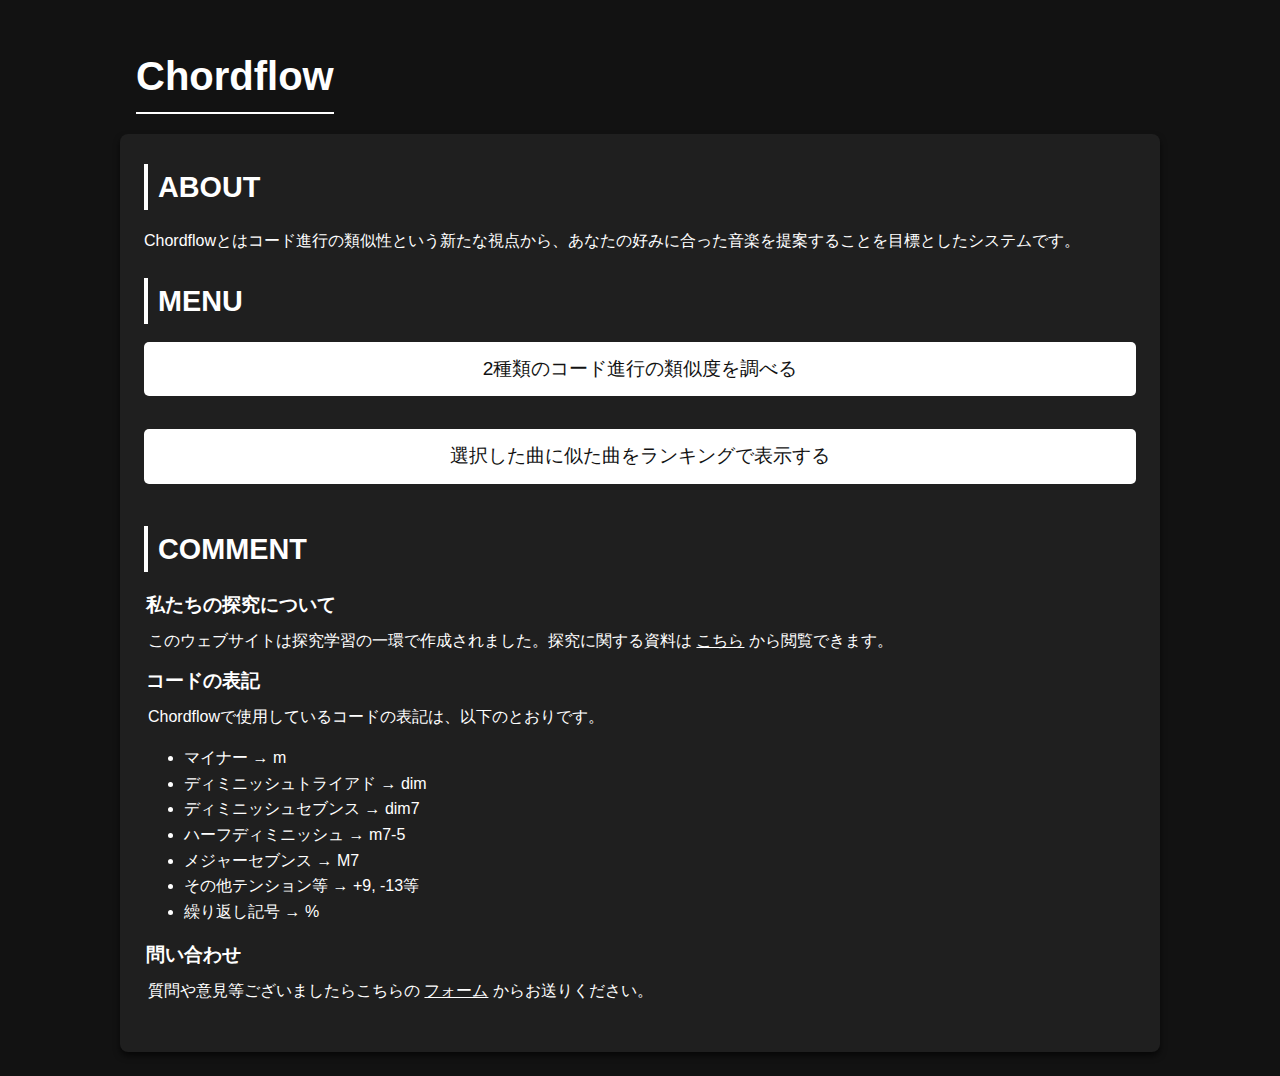
<file: index.html>
<!DOCTYPE html>
<html lang="en">
<head>
    <meta charset="UTF-8">
    <meta name="viewport" content="width=device-width, initial-scale=1.0">
    <title>Chordflow</title>
    <link rel="stylesheet" href="style.css">
    <style>
    </style>
</head>
<body>
    <header>
        <h1>Chordflow</h1>
    </header>
    <article>
        <div class="h2">
            <div><h2>ABOUT</h2></div>
        </div>
        <div>
            Chordflowとはコード進行の類似性という新たな視点から、あなたの好みに合った音楽を提案することを目標としたシステムです。
        </div>
        <div class="h2">
            <div><h2>MENU</h2></div>
        </div>
        <div id="menu">
            <div>
                <a href="similarity/?song1=-1&song2=-1">2種類のコード進行の類似度を調べる</a>
            </div>
            <div>
                <a href="ranking/?song=-1">選択した曲に似た曲をランキングで表示する</a>
            </div>
        </div>
        <div class="h2">
            <div><h2>COMMENT</h2></div>
            <h3>私たちの探究について</h3>
            <p>
                このウェブサイトは探究学習の一環で作成されました。探究に関する資料は <a href="tankyu/">こちら</a> から閲覧できます。
            </p>
            <h3>コードの表記</h3>
            <p>
                Chordflowで使用しているコードの表記は、以下のとおりです。
            </p>
            <ul>
                <li>マイナー → m</li>
                <li>ディミニッシュトライアド → dim</li>
                <li>ディミニッシュセブンス → dim7</li>
                <li>ハーフディミニッシュ → m7-5</li>
                <li>メジャーセブンス → M7</li>
                <li>その他テンション等 → +9, -13等</li>
                <li>繰り返し記号 → %</li>
            </ul>
            </p>
            <h3>問い合わせ</h3>
            <p>
                質問や意見等ございましたらこちらの <a href="https://forms.gle/DSDpXYsbBV2ArFLR9">フォーム</a> からお送りください。
            </p>
        </div>
    </article>
    <footer>

    </footer>
</body>
</html>
</file>
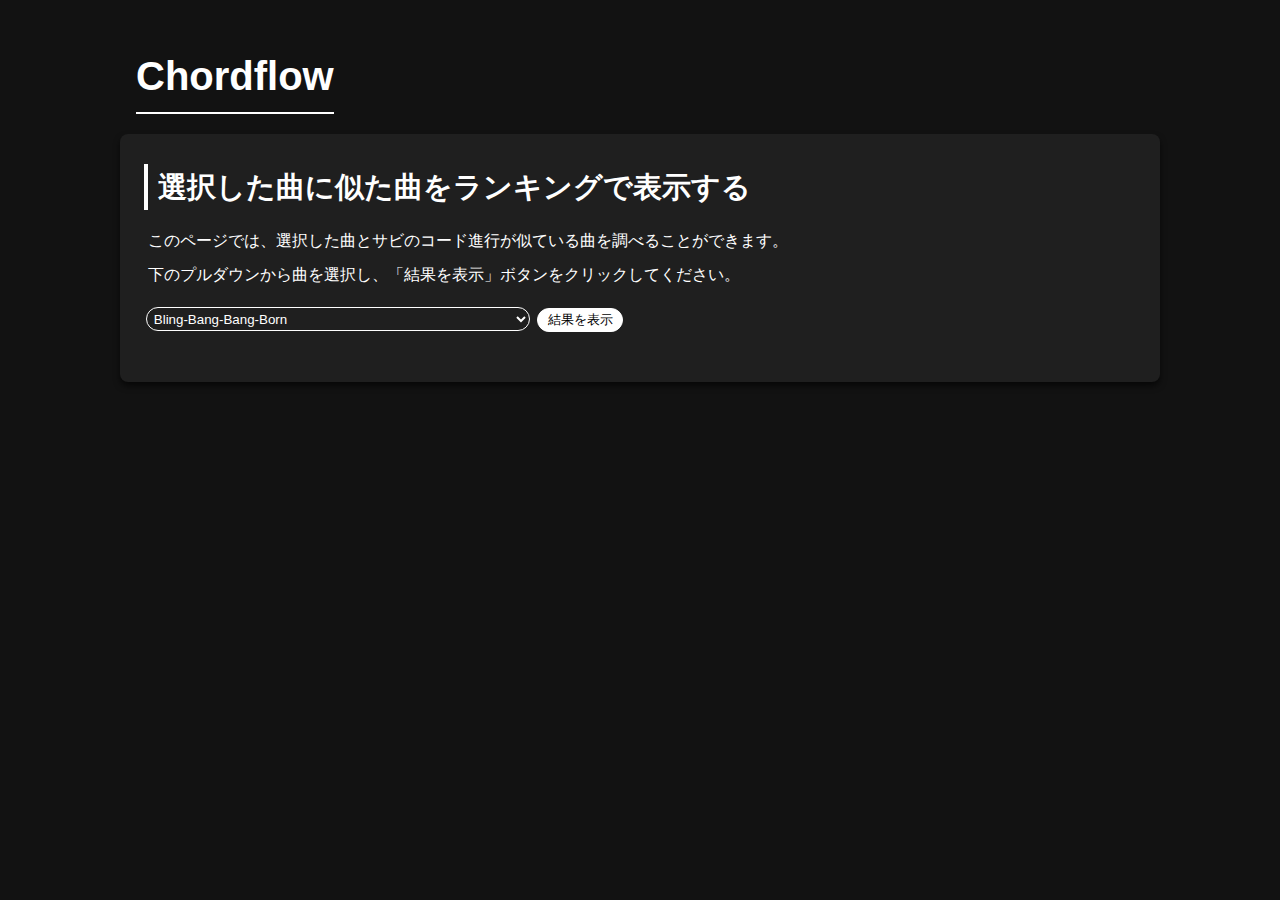
<file: ranking/index.html>
<!DOCTYPE html>
<html lang="en">

<head>
    <meta charset="UTF-8">
    <meta name="viewport" content="width=device-width, initial-scale=1.0">
    <title>Chordflow</title>
    <link rel="stylesheet" href="/style.css">
    <style>
    </style>
</head>

<body>
    <header>
        <h1>
            <a href="/">Chordflow</a>
        </h1>
    </header>
    <article>
        <div class="h2">
            <div>
                <h2>選択した曲に似た曲をランキングで表示する</h2>
            </div>
        </div>
        <div id="select">
            <div>
                <p>このページでは、選択した曲とサビのコード進行が似ている曲を調べることができます。</p>
                <p>下のプルダウンから曲を選択し、「結果を表示」ボタンをクリックしてください。</p>
            </div>
            <select name="song" id="song"></select>
            <button id="getSelectedSongs">結果を表示</button>
        </div>
        <div id="result">
        </div>
        <div id="error">
            <div id="error-message">エラーが発生しました。無効になっている曲を選んでいないか確認してください。</div>
        </div>
        <div id="back">
            <a href="?song=-1">戻る</a>
        </div>
    </article>
    <script src="/script/similarity.js"></script>
    <script>// ページ読み込み時にパラメータをチェックする
        window.addEventListener('DOMContentLoaded', () => {
            // URLのパラメータを取得
            const params = new URLSearchParams(window.location.search);
            const result = params.get('result');
            const song1 = params.get('song');

            fetch('/list.json')
                .then(response => response.json())
                .then(data => {
                    const selectSong = document.getElementById('song');

                    // list.json内のtitleをループして<select>に<option>を追加
                    data.forEach(song => {
                        const option = document.createElement('option');
                        option.value = song.id;
                        option.textContent = song.title;
                        selectSong.appendChild(option);
                    });

                    // song1が0以上の整数かどうかを判定して分岐処理を実行
                    if (Number(result) != 1) {
                        //何もしない
                    } else if (data.find(song => song.id === Number(song1))) {
                        console.log('song1 is available:', song1);

                        // 0以上の整数の場合の処理
                        // list.json内のidとsong1を一致させて、chordを取得
                        const song1Data = data.find(song => song.id === Number(song1));
                        const parseChord = (chord) => {
                            let array = [];
                            for (let i = 0; i < 8; i++) {
                                if (i % 2 == 0) {
                                    if (chord[i] == '') {
                                        array.push('%');
                                    } else {
                                        array.push(chord[i]);
                                    }
                                } else {
                                    if (chord[i] != '') {
                                        array.push(chord[i]);
                                    }
                                    if (i < 7) {
                                        array.push('-');
                                    }
                                }
                            }
                            return array.join(' ');
                        }
                        const keyName = ['C/Am', 'Db/Bbm', 'D/Bm', 'Eb/Cm', 'E/C#m', 'F/Dm', 'Gb/Ebm', 'G/Em', 'Ab/Fm', 'A/F#m', 'Bb/Gm', 'B/G#m'];

                        let similarityArray = [];
                        for (let i = 0; i < data.length; i++) {
                            // 同じ曲の参照を除外
                            if (song1 != data[i].id) {
                                const s = similarity(song1Data, data[i]);
                                const rank = data[i].ranks.join(' / ');
                                const text = `<div class="result-song"><div class="similarity">類似度: ${s.toFixed(3)}</div><div class="head"><div class="title">${data[i].title}</div><div class="slash">-</div><div class="artist">${data[i].artist}</div></div><div class="chord-block"><div class="progression">${parseChord(data[i].chord)}</div><div class="key">(Key = ${keyName[data[i].key]})</div></div><div class="rank-block"><div class="rank">${rank}</div></div></div>`;
                                similarityArray.push({ "similarity": s, "text": text });
                            }
                        }
                        similarityArray.sort(function (a, b) {
                            if (a.similarity > b.similarity) return -1;
                            if (a.similarity < b.similarity) return 1;
                            return 0;
                        });
                        let resultHTML = `<div id="song1-info"><div class="similarity">比較対象の曲</div><div class="head"><div class="title">${song1Data.title}</div><div class="slash">-</div><div class="artist">${song1Data.artist}</div></div><div class="chord-block"><div class="progression">${parseChord(song1Data.chord)}</div><div class="key">(Key = ${keyName[song1Data.key]})</div></div><div class="rank-block"><div class="rank">${song1Data.ranks.join(' / ')}</div></div></div><hr><div class="result-list">`;
                        for (let i = 0; i < similarityArray.length; i++) {
                            resultHTML += similarityArray[i].text;
                        }
                        resultHTML += '</div>';
                        console.log('配列', similarityArray);
                        document.getElementById('result').innerHTML = resultHTML;
                        document.getElementById('result').style.display = 'block';
                        document.getElementById('select').style.display = 'none';
                        document.getElementById('back').style.display = 'block';

                    } else {
                        console.log('song1 or song2 is not a non-negative integer');
                        // 0以上の整数でない場合の処理
                        document.getElementById('select').style.display = 'none';
                        document.getElementById('error').style.display = 'block';
                        document.getElementById('back').style.display = 'block';
                    }
                })
                .catch(error => {
                    console.error('Error loading the JSON file:', error);
                });
        });

        document.getElementById('getSelectedSongs').addEventListener('click', () => {
            let selectedSong1 = document.getElementById('song').value;
            const resultUrl = '?result=1&song=' + selectedSong1;
            console.log(resultUrl);
            window.location.href = resultUrl;
        });
    </script>
</body>

</html>
</file>
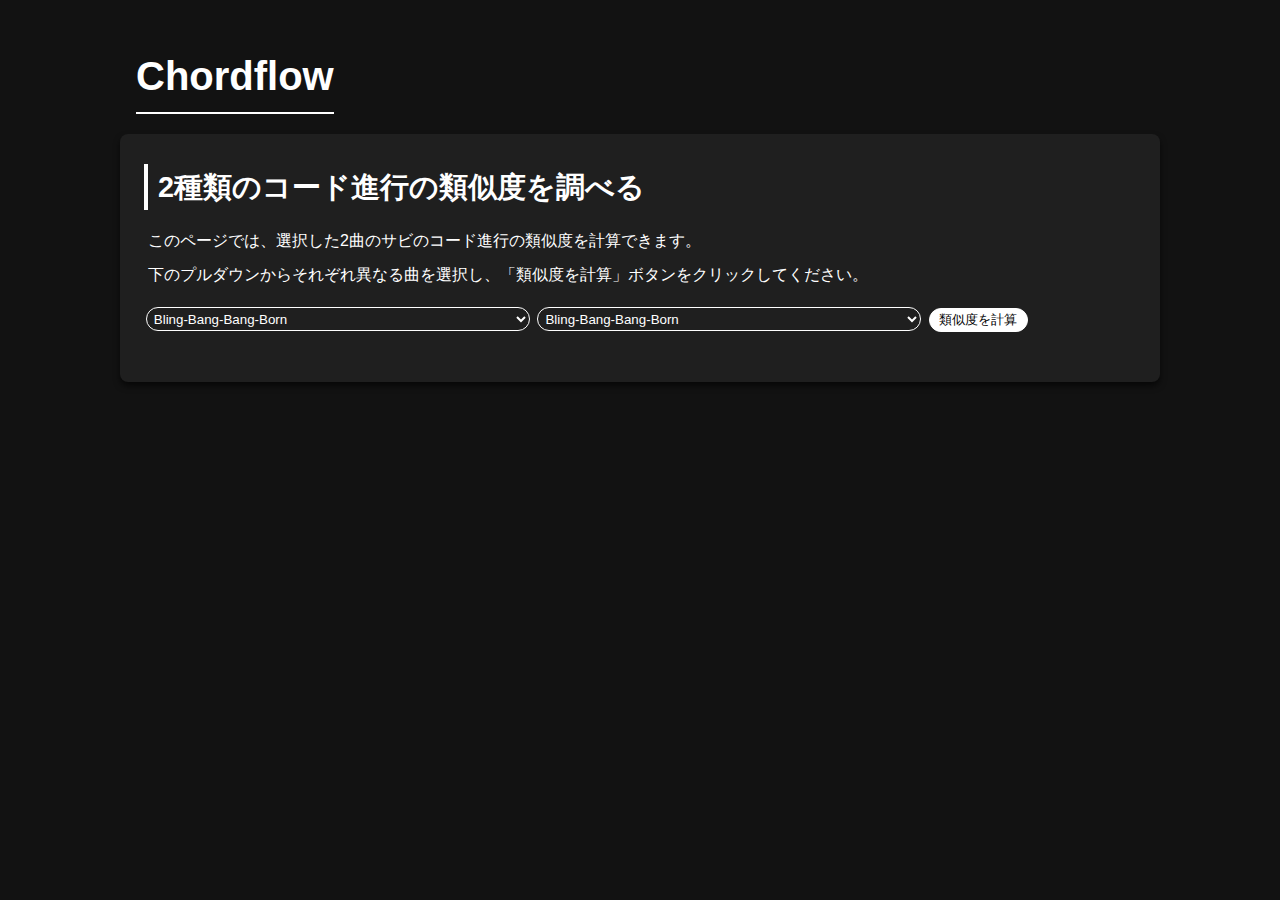
<file: similarity/index.html>
<!DOCTYPE html>
<html lang="en">

<head>
  <meta charset="UTF-8">
  <meta name="viewport" content="width=device-width, initial-scale=1.0">
  <title>Chordflow</title>
  <link rel="stylesheet" href="/style.css">
  <style>
  </style>
</head>

<body>
  <header>
    <h1>
      <a href="/">Chordflow</a>
    </h1>
  </header>
  <article>
    <div class="h2">
      <div>
        <h2>2種類のコード進行の類似度を調べる</h2>
      </div>
    </div>
    <div id="select">
      <div>
        <p>このページでは、選択した2曲のサビのコード進行の類似度を計算できます。</p>
        <p>下のプルダウンからそれぞれ異なる曲を選択し、「類似度を計算」ボタンをクリックしてください。</p>
      </div>
      <select name="song1" id="song1"></select>
      <select name="song2" id="song2"></select>
      <button id="getSelectedSongs">類似度を計算</button>
    </div>
    <div id="result">
      <div id="similarity-block">
        類似度は <span id="similarity"></span> でした。
      </div>
      <div id="result-song1"></div>
      <div id="result-song2"></div>
    </div>
    <div id="error">
      <div id="error-message">エラーが発生しました。同じ曲を選んだり、無効になっている曲を選んでいないか確認してください。</div>
    </div>
    <div id="back">
      <a href="?song1=-1&song2=-1">戻る</a>
    </div>
  </article>
  <script src="/script/similarity.js"></script>
  <script>// ページ読み込み時にパラメータをチェックする
    window.addEventListener('DOMContentLoaded', () => {
      // URLのパラメータを取得
      const params = new URLSearchParams(window.location.search);
      const result = params.get('result');
      const song1 = params.get('song1');
      const song2 = params.get('song2');

      fetch('/list.json')
        .then(response => response.json())
        .then(data => {
          const selectSong1 = document.getElementById('song1');
          const selectSong2 = document.getElementById('song2');

          // list.json内のtitleをループして<select>に<option>を追加
          data.forEach(song => {
            const option1 = document.createElement('option');
            option1.value = song.id;
            option1.textContent = song.title;
            selectSong1.appendChild(option1);

            const option2 = document.createElement('option');
            option2.value = song.id;
            option2.textContent = song.title;
            selectSong2.appendChild(option2);
          });

          // song1とsong2が0以上の整数かどうかを判定して分岐処理を実行
          if (Number(result) != 1) {
            //何もしない
          } else if (data.find(song => song.id === Number(song2)) && data.find(song => song.id === Number(song2))) {
            console.log('song1 and song2 are available', song1, song2);

            // 0以上の整数の場合の処理
            // list.json内のidとsong1を一致させて、chordを取得
            const song1Data = data.find(song => song.id === Number(song1));
            const song2Data = data.find(song => song.id === Number(song2));
            const parseChord = (chord) => {
              let array = [];
              for (let i = 0; i < 8; i++) {
                if (i % 2 == 0) {
                  if (chord[i] == '') {
                    array.push('%');
                  } else {
                    array.push(chord[i]);
                  }
                } else {
                  if (chord[i] != '') {
                    array.push(chord[i]);
                  }
                  if (i < 7) {
                    array.push('-');
                  }
                }
              }
              return array.join(' ');
            }
            const keyName = ['C/Am', 'Db/Bbm', 'D/Bm', 'Eb/Cm', 'E/C#m', 'F/Dm', 'Gb/Ebm', 'G/Em', 'Ab/Fm', 'A/F#m', 'Bb/Gm', 'B/G#m']
            if (song1Data && song2Data) {
              const a = song1Data;
              const b = song2Data;
              document.getElementById('result').style.display = 'block';
              document.getElementById('similarity').innerHTML = similarity(a, b).toFixed(4);
              document.getElementById('result-song1').innerHTML = `<div class="head"><div class="title">${a.title}</div><div class="slash">-</div><div class="artist">${a.artist}</div></div><div class="chord-block"><div class="progression">${parseChord(a.chord)}</div><div class="key">(Key = ${keyName[a.key]})</div></div><div class="rank-block"><div class="rank">${a.ranks.join(' / ')}</div></div>`;
              document.getElementById('result-song2').innerHTML = `<div class="head"><div class="title">${b.title}</div><div class="slash">-</div><div class="artist">${b.artist}</div></div><div class="chord-block"><div class="progression">${parseChord(b.chord)}</div><div class="key">(Key = ${keyName[b.key]})</div></div><div class="rank-block"><div class="rank">${b.ranks.join(' / ')}</div></div>`;
              console.log('Chord progression similarity');
              document.getElementById('select').style.display = 'none';
              document.getElementById('back').style.display = 'block';
            } else {
              console.error('No song found with the provided song1 ID');
            document.getElementById('select').style.display = 'none';
            document.getElementById('error').style.display = 'block';
            document.getElementById('back').style.display = 'block';
            }

          } else {
            console.log('song1 or song2 is not a non-negative integer');
            // 0以上の整数でない場合の処理
            document.getElementById('select').style.display = 'none';
            document.getElementById('error').style.display = 'block';
            document.getElementById('back').style.display = 'block';
          }
        })
        .catch(error => {
          console.error('Error loading the JSON file:', error);
        });
    });

    document.getElementById('getSelectedSongs').addEventListener('click', () => {
      let selectedSong1 = document.getElementById('song1').value;
      let selectedSong2 = document.getElementById('song2').value;

      const resultUrl = '?result=1&song1=' + selectedSong1 + '&song2=' + selectedSong2;
      console.log(resultUrl);
      window.location.href = resultUrl;
    });
  </script>
</body>

</html>
</file>
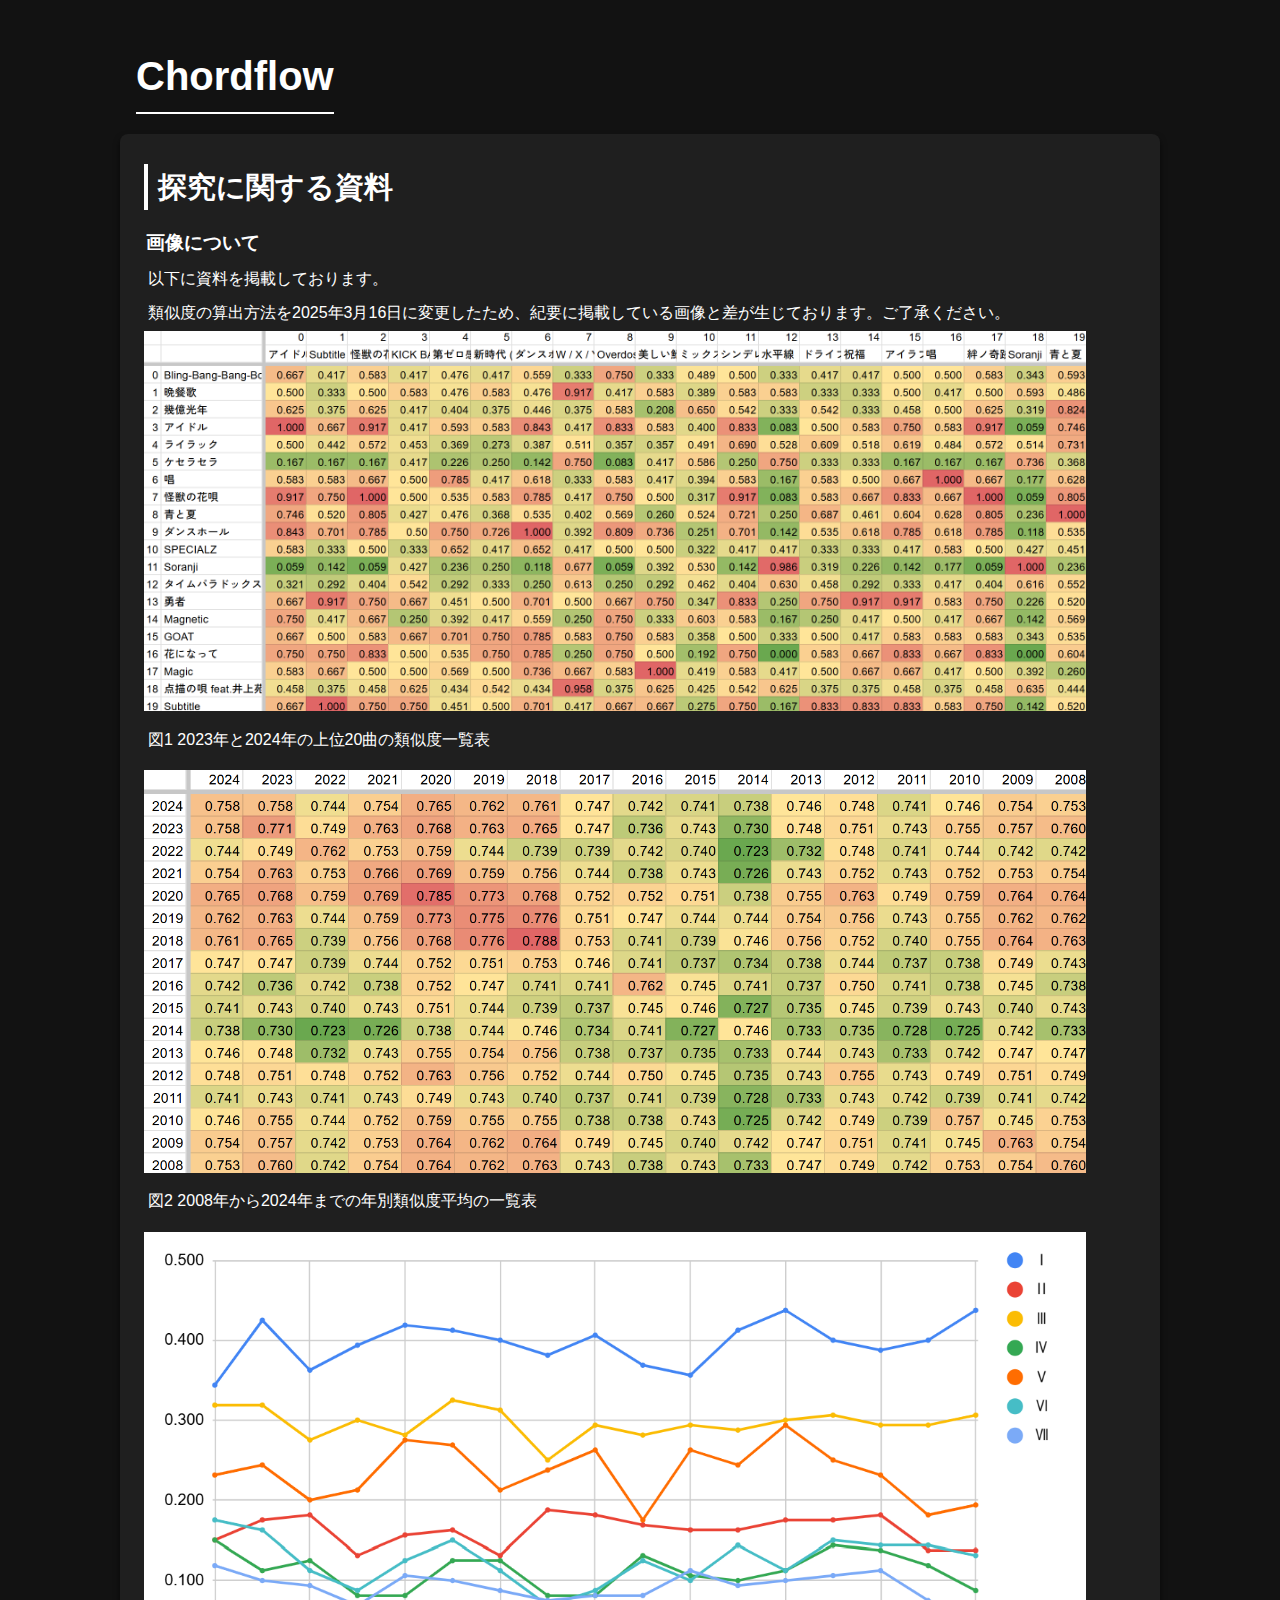
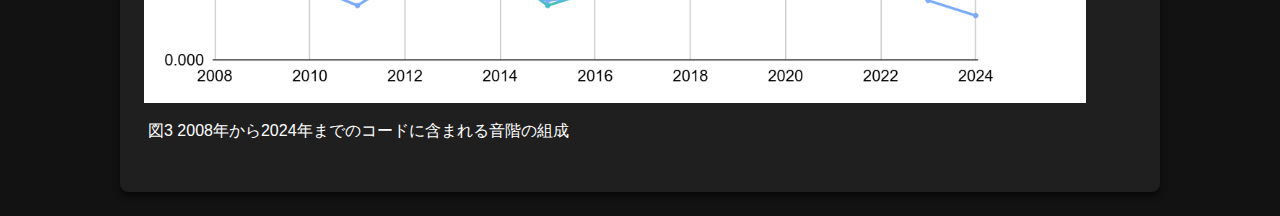
<file: tankyu/index.html>
<!DOCTYPE html>
<html lang="en">
<head>
    <meta charset="UTF-8">
    <meta name="viewport" content="width=device-width, initial-scale=1.0">
    <title>Chordflow</title>
    <link rel="stylesheet" href="/style.css">
    <style>
    </style>
</head>
<body>
    <header>
        <h1>
            <a href="/">Chordflow</a>
        </h1>
    </header>
    <article>
        <div class="h2">
            <div><h2>探究に関する資料</h2></div>
        </div>
        <h3>画像について</h3>
        <p>以下に資料を掲載しております。</p>
        <p>類似度の算出方法を2025年3月16日に変更したため、紀要に掲載している画像と差が生じております。ご了承ください。</p>
        <div>
            <img src="/media/135509.png" alt="2023年と2024年の上位20曲の類似度一覧表">
            <p>図1 2023年と2024年の上位20曲の類似度一覧表</p>
        </div>
        <div>
            <img src="/media/135709.png" alt="2008年から2024年までの年別類似度平均の一覧表">
            <p>図2 2008年から2024年までの年別類似度平均の一覧表</p>
        </div>
        <div>
            <img src="/media/135609.png" alt="2008年から2024年までのコードに含まれる音階の組成">
            <p>図3 2008年から2024年までのコードに含まれる音階の組成</p>
        </div>
    </article>
    <footer>

    </footer>
</body>
</html>
</file>
<file: style.css>
body,
h1,
h2,
p,
div,
a,
header,
article {
    margin: 0;
    padding: 0;
    box-sizing: border-box;
}

body {
    font-family: 'Arial', sans-serif;
    line-height: 1.6;
    color: #fff;
    background-color: #121212;
    padding: 20px;
    display: flex;
    flex-direction: column;
    margin: 0;
    justify-content: flex-start;
    align-items: center;
    max-width: 1080px;
    margin: auto;
    min-height: 100vh;
}

a,
a:visited {
    color: #fff;
    text-decoration: underline;
}

a:hover {
    text-decoration: underline;
}

img {
    max-width: 95%;
}

header {
    align-self: flex-start;
    text-align: center;
    margin: 24px 16px 16px;
}

header h1 {
    font-size: 2.5rem;
    color: #fff;
    border-bottom: 2px solid #ffffff;
    display: inline-block;
    padding-bottom: 4px;
}

header a {
    text-decoration: none;
}

article {
    background-color: #1f1f1f;
    border-radius: 8px;
    box-shadow: 0 4px 6px rgba(0, 0, 0, 0.6);
    padding: 6px 24px 30px;
    width: 100%;
    margin: 4px;
    text-align: left;
}

select {
    border: 1px solid #fff;
    border-radius: 1rem;
    background: rgba(0, 0, 0, 0);
    color: #fff;
    margin: 0.1rem;
    padding: 0.2rem;
    height: 1.5rem;
    max-width: min(48vw, 24rem);
}

option {
    color: #fff;
    background: #111;
    max-width: min(48vw, 24rem);
}

button {
    border: 1px solid #fff;
    border-radius: 1rem;
    background: #fff;
    color: #000;
    margin: 0.1rem;
    padding: 0.1rem 0.6rem;
    height: 1.5rem;
    max-width: 36vw;
}

.h2 h2 {
    font-size: 1.8rem;
    color: #fff;
    border-left: 4px solid #fff;
    padding-left: 10px;
    margin: 24px 0 18px;
}

h3 {
    margin: 12px 2px 6px;

}

p {
    margin: 8px 4px 6px;
}

.p p {
    font-size: 1.2rem;
    color: #ccc;
}


#menu {
    display: flex;
    flex-direction: column;
    gap: 15px;
}

#menu div a {
    display: block;
    text-decoration: none;
    font-size: 1.2rem;
    color: #121212;
    background-color: #fff;
    border: none;
    padding: 12px 20px;
    border-radius: 5px;
    text-align: center;
}

#menu div a:hover {
    background-color: #e0e0e0;
    color: #000;
    transform: scale(1.04);
}


.comment {
    margin-top: 30px;
    font-size: 1rem;
    color: #aaa;
}

article div {
    margin: 0 0 18px;
}

/* 結果表示画面 */

#back,
#result,
#error {
    display: none;
}

#similarity-block,
#back {
    margin: 0.2rem 0.4rem;
}

#result-song1,
#result-song2,
#song1-info ,
#song2-info ,
.result-song {
    background-color: #333;
    padding: 0.8rem 0.8rem 0.6rem;
    margin: 0.6rem 0;
    border-radius: 0.4rem;
}

div.result-list {
    display: flex;
    flex-wrap: wrap;
    gap: 0 1rem;
}

.result-song {
    width: 420px;
    flex-grow: 1;
}

#result-song1 > div,
#result-song2 > div,
#song1-info > div ,
#song2-info > div ,
.result-song > div {
    margin: 0;
}

#result .head {
    display: flex;
    flex-wrap: wrap;
    align-items: baseline;
    margin: 0;
    max-height: 2em;
    overflow: hidden;
}

.title {
    font-size: 1.2rem;
    margin: 0;
}

.slash {
    padding: 0.2rem;
}

.artist {
    margin-right: 0.2rem;
}

.chord-block {
    display: flex;
    flex-wrap: wrap;
    align-items: baseline;
    margin: 0.2rem 0;
}

.progression {
    font-size: 1.2rem;
    margin: 0;
}

.key {
    margin: 0 0 0 0.8rem;
}

.rank-block {
    /* display: flex; */
    margin: 0.2rem 0;
}

.rank {
    margin: 0;
}

hr {
    color: #ccc;
}

.similarity {
    display: inline;
    color: #fff;
    border-radius: 3px;
    font-size: 1.1rem;
    font-weight: 600;
}

@media (max-width: 960px) {
    header h1 {
        font-size: 2rem;
    }

    .h2 h2 {
        font-size: 1.5rem;
    }

    .p p {
        font-size: 1rem;
    }

    #menu div a {
        font-size: 1rem;
    }
}
</file>
